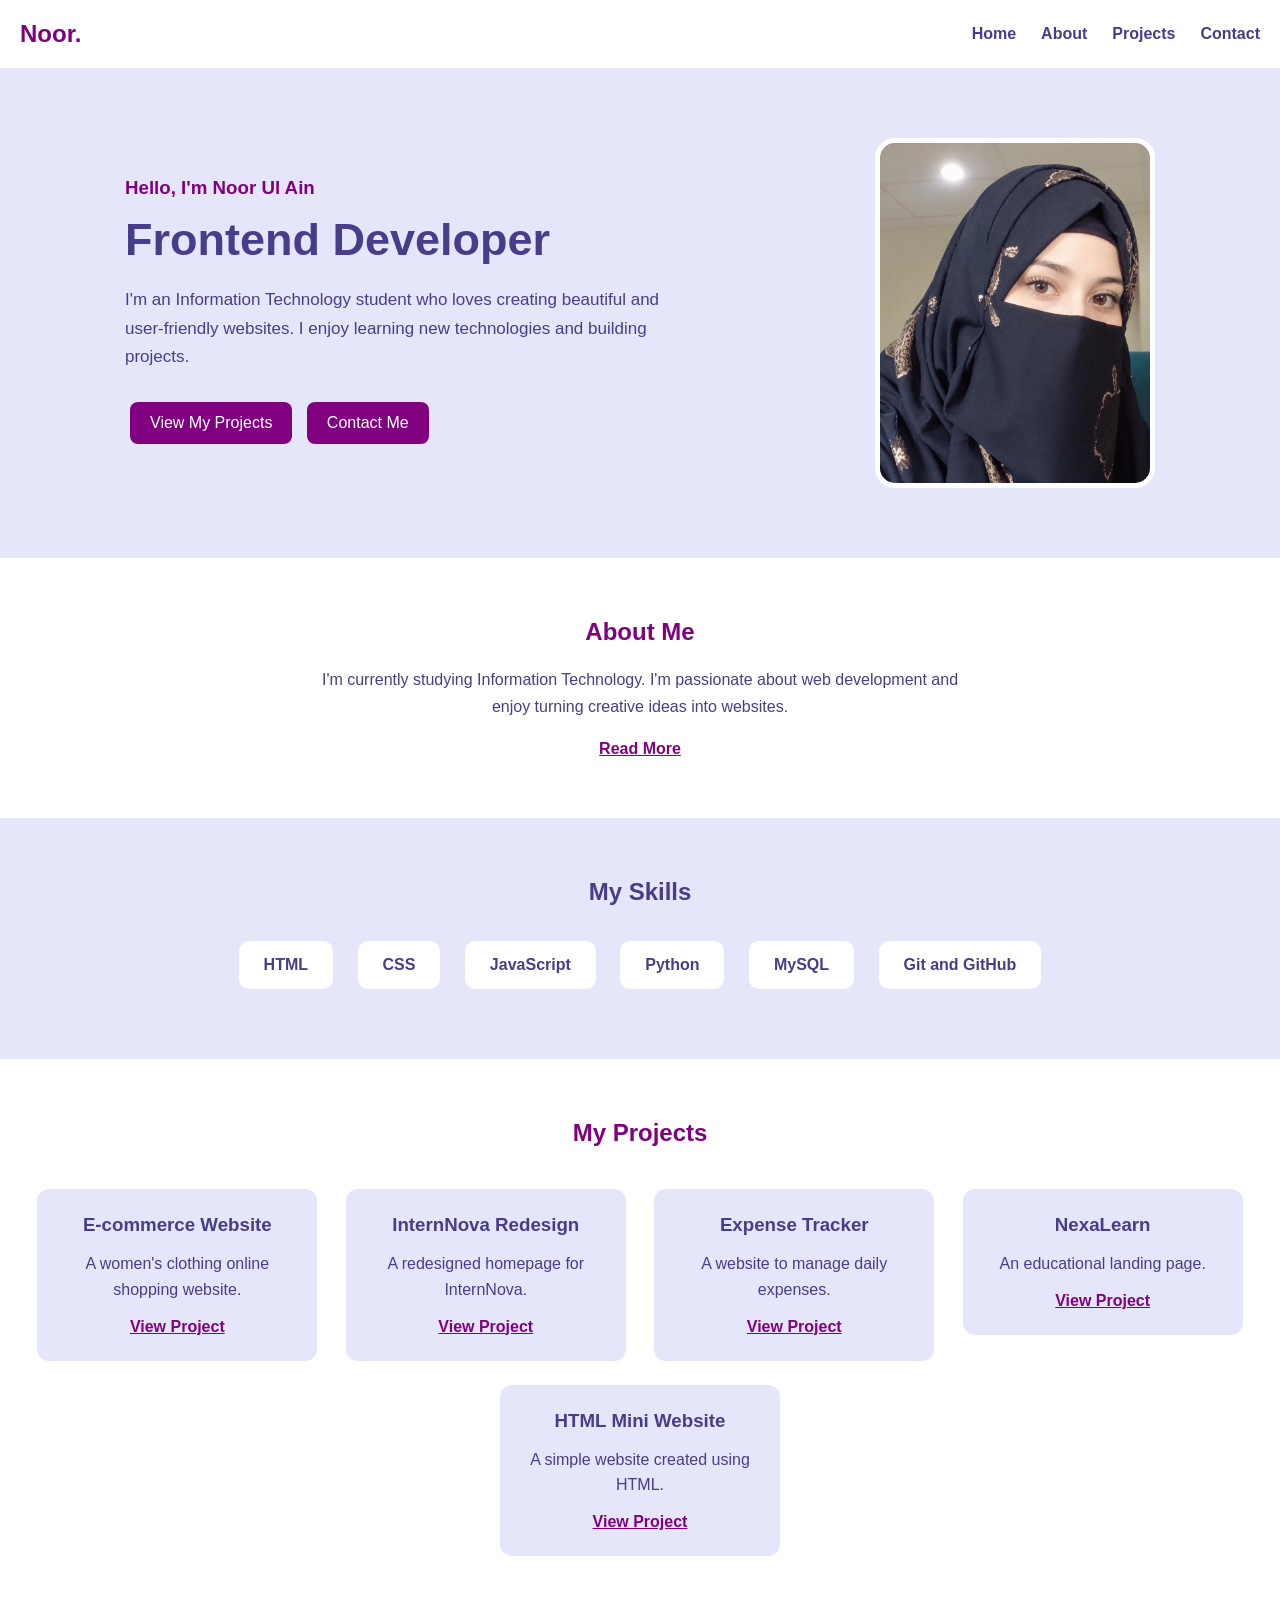
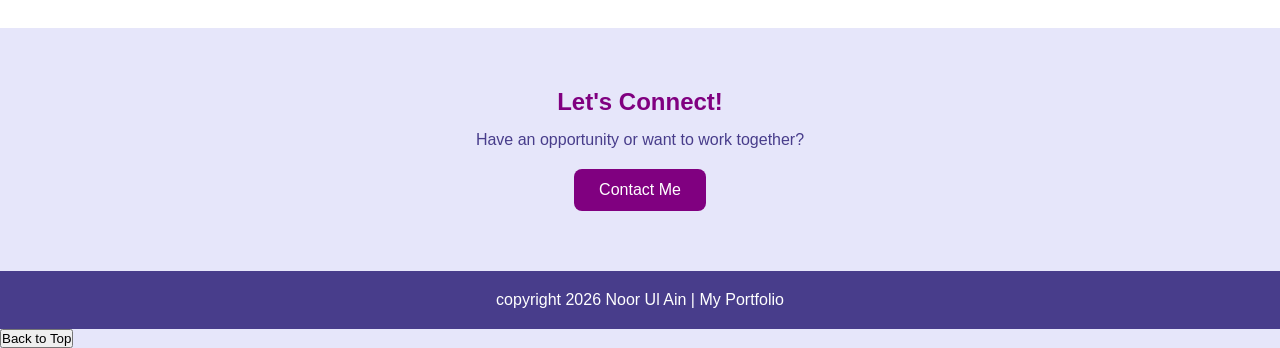
<file: index.html>
<!DOCTYPE html>
<html lang="en">
<head>
    <meta charset="UTF-8">
    <meta name="viewport" content="width=device-width, initial-scale=1.0">
    <title>Noor Ul Ain | Portfolio</title>
    <link rel="stylesheet" href="style.css">
</head>
<body>
    <header>
        <nav>
            <h2>Noor.</h2>
            <ul>
                <li><a href="index.html">Home</a></li>
                <li><a href="about.html">About</a></li>
                <li><a href="projects.html">Projects</a></li>
                <li><a href="contact.html">Contact</a></li>
            </ul>
        </nav>
    </header>
    <section class="home">
        <div>
            <h3>Hello, I'm Noor Ul Ain</h3>
            <h1>Frontend Developer</h1>
            <p>
                I'm an Information Technology student who loves
                creating beautiful and user-friendly websites.
                I enjoy learning new technologies and building projects.
            </p>
            <a href="projects.html">View My Projects</a>
            <a href="contact.html">Contact Me</a>
        </div>
        <img src="image1.jpeg" alt="Noor Ul Ain">
    </section>
    <section class="about">
        <h2>About Me</h2>
        <p>
            I'm currently studying Information Technology.
            I'm passionate about web development and enjoy
            turning creative ideas into websites.
        </p>
        <a href="about.html">Read More</a>
    </section>
    <section class="skills">
        <h2>My Skills</h2>

        <p>HTML</p>
        <p>CSS</p>
        <p>JavaScript</p>
        <p>Python</p>
        <p>MySQL</p>
        <p>Git and GitHub</p>
    </section>
    <section class="projects">
        <h2>My Projects</h2>
        <div>
            <h3>E-commerce Website</h3>
        <p>A women's clothing online shopping website.</p>
        <a href="projects/ecommerce.html">View Project</a>
        </div>
        <div>
            <h3>InternNova Redesign</h3>
            <p>A redesigned homepage for InternNova.</p>
            <a href="projects/internnova.html">View Project</a>
        </div>
        <div>
            <h3>Expense Tracker</h3>
            <p>A website to manage daily expenses.</p>
            <a href="projects/expense-tracker.html">View Project</a>
        </div>
        <div>
            <h3>NexaLearn</h3>
            <p>An educational landing page.</p>
            <a href="projects/nexalearn.html">View Project</a>
        </div>

        <div>
            <h3>HTML Mini Website</h3>
            <p>A simple website created using HTML.</p>
            <a href="projects/mini-website.html">View Project</a>
        </div>
    </section>
    <section class="contact">
    <h2>Let's Connect!</h2>
        <p>Have an opportunity or want to work together?</p>
        <a href="contact.html">Contact Me</a>
    </section>
    <footer>
        <p>copyright 2026 Noor Ul Ain | My Portfolio</p>
    </footer>
    <script src="script.js"></script>
</body>
</html>
</file>
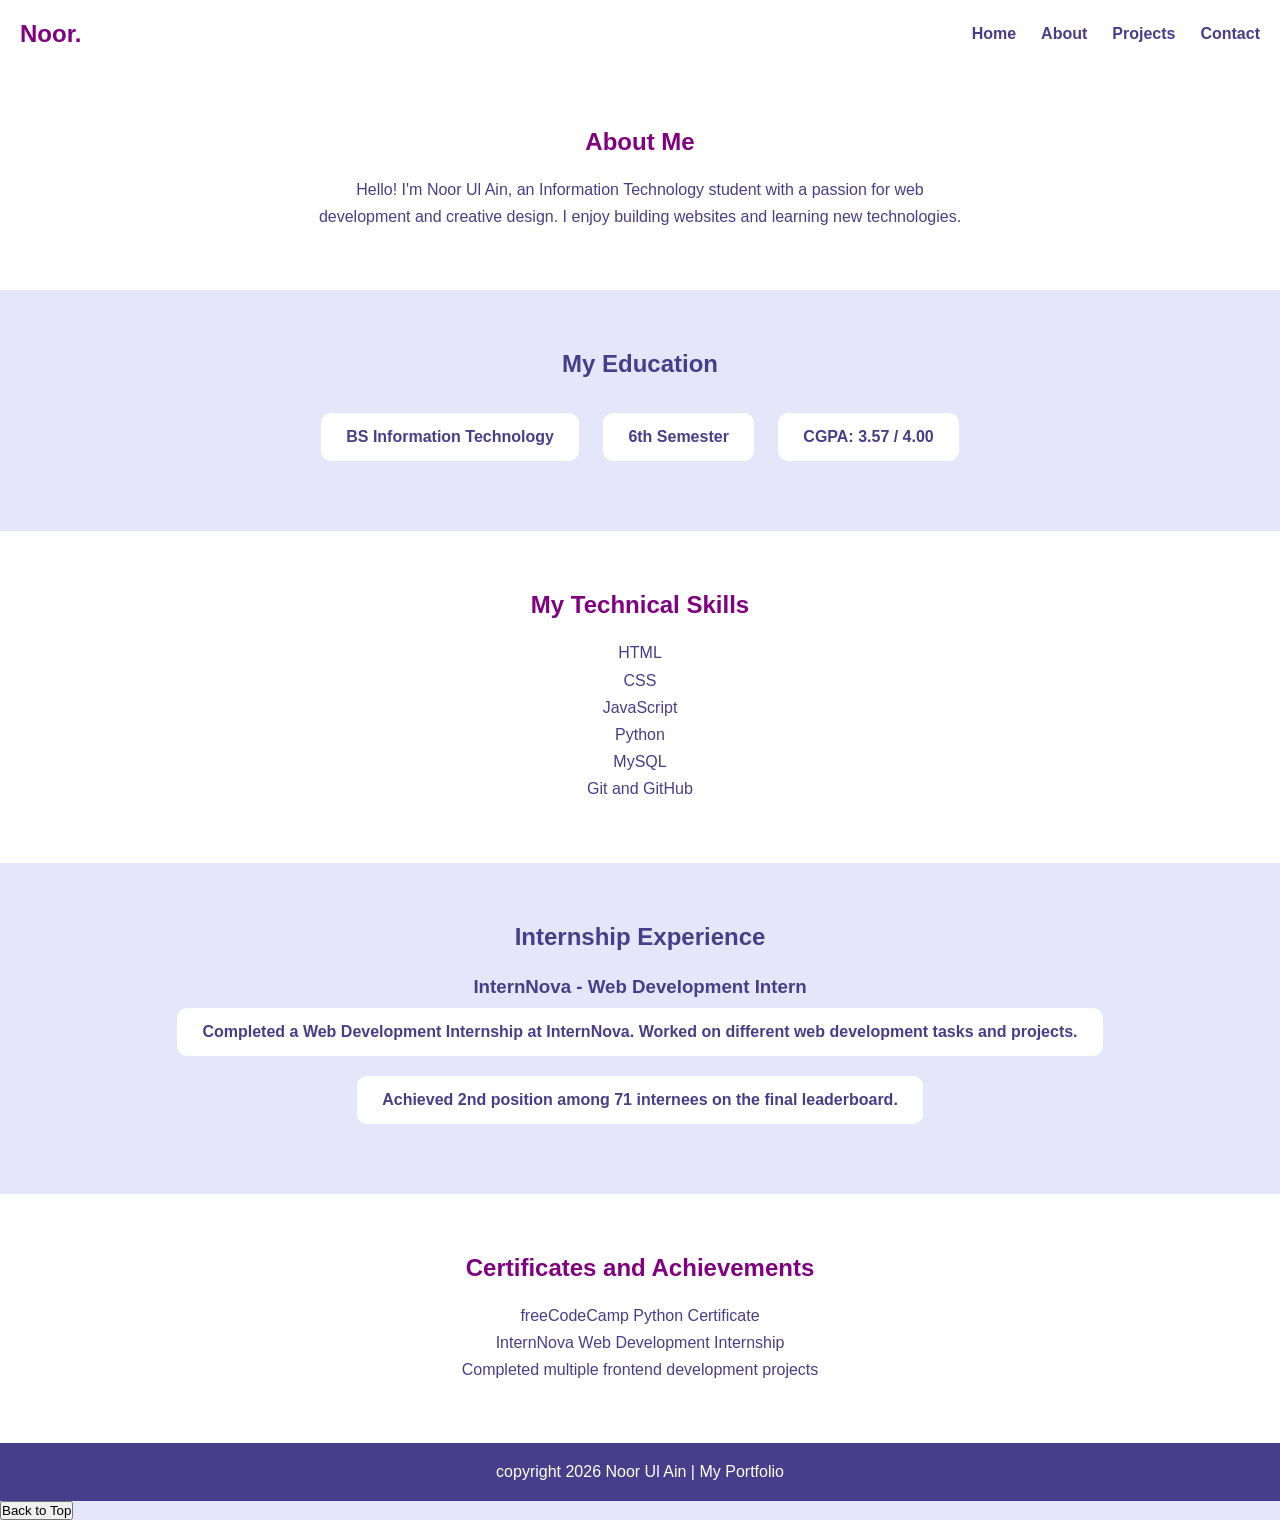
<file: about.html>
<!DOCTYPE html>
<html lang="en">
<head>
    <meta charset="UTF-8">
    <meta name="viewport" content="width=device-width, initial-scale=1.0">
    <title>About Me | Noor Ul Ain</title>
    <link rel="stylesheet" href="style.css">
</head>
<body>
    <header>
        <nav>
            <h2>Noor.</h2>
            <ul>
                <li><a href="index.html">Home</a></li>
                <li><a href="about.html">About</a></li>
                <li><a href="projects.html">Projects</a></li>
                <li><a href="contact.html">Contact</a></li>
            </ul>
        </nav>
    </header>
    <section class="about">
        <h2>About Me</h2>
        <p>
            Hello! I'm Noor Ul Ain, an Information Technology student
            with a passion for web development and creative design.
            I enjoy building websites and learning new technologies.
        </p>
    </section>
    <section class="skills">
        <h2>My Education</h2>

        <p>BS Information Technology</p>
        <p>6th Semester</p>
        <p>CGPA: 3.57 / 4.00</p>
    </section>
    <section class="about">
        <h2>My Technical Skills</h2>
        <p>HTML</p>
        <p>CSS</p>
        <p>JavaScript</p>
        <p>Python</p>
        <p>MySQL</p>
        <p>Git and GitHub</p>
    </section>
    <section class="skills">
        <h2>Internship Experience</h2>
        <h3>InternNova - Web Development Intern</h3>
        <p>
            Completed a Web Development Internship at InternNova.
            Worked on different web development tasks and projects.
        </p>
        <p>
            Achieved 2nd position among 71 internees on the final leaderboard.
        </p>
    </section>
    <section class="about">
        <h2>Certificates and Achievements</h2>
        <p>freeCodeCamp Python Certificate</p>
        <p>InternNova Web Development Internship</p>
        <p>Completed multiple frontend development projects</p>
    </section>
    <footer>
        <p>copyright 2026 Noor Ul Ain | My Portfolio</p>
    </footer>

    <script src="script.js"></script>

</body>
</html>
</file>
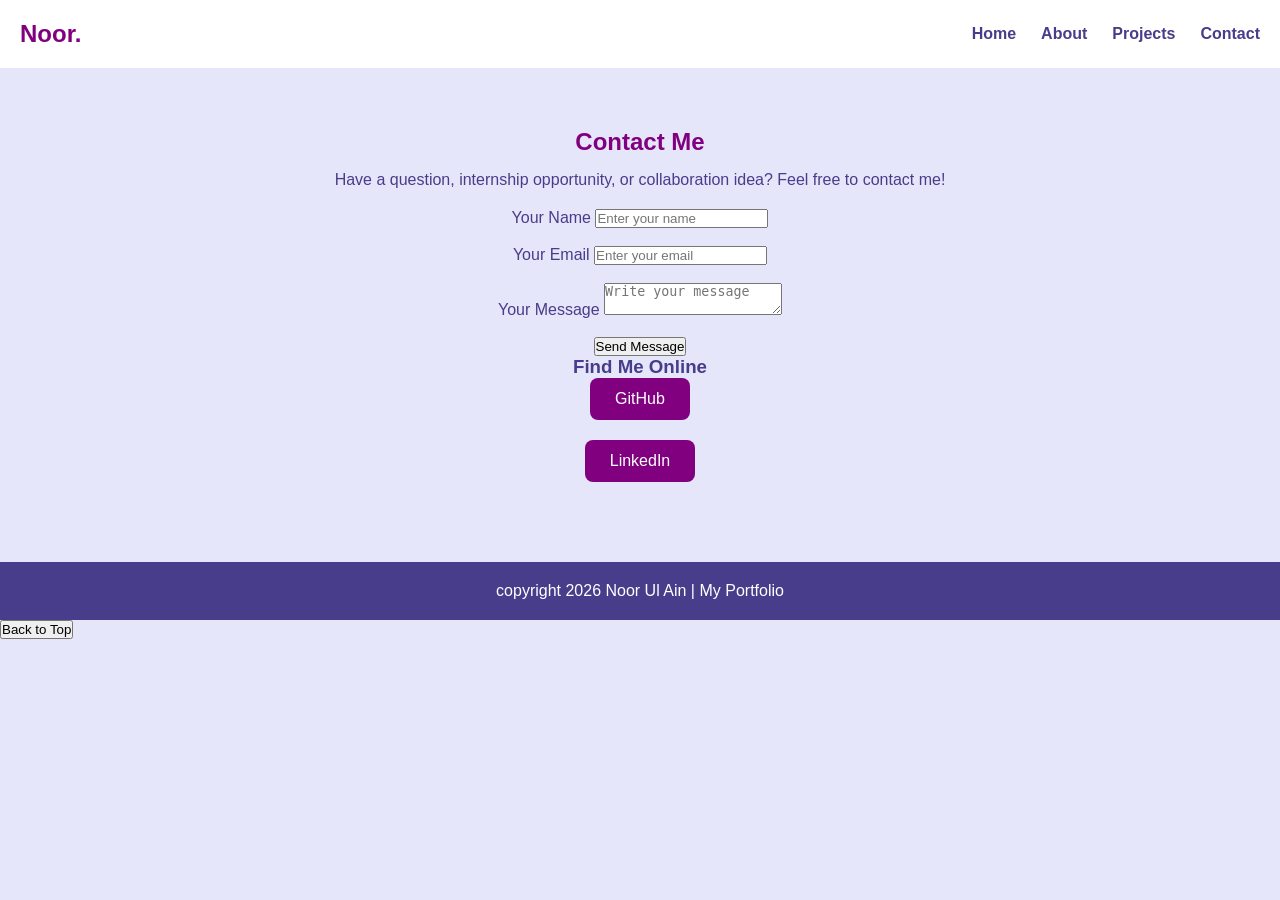
<file: contact.html>
<!DOCTYPE html>
<html lang="en">
<head>
    <meta charset="UTF-8">
    <meta name="viewport" content="width=device-width, initial-scale=1.0">
    <title>Contact Me | Noor Ul Ain</title>
    <link rel="stylesheet" href="style.css">
</head>
<body>

    <header>
        <nav>
            <h2>Noor.</h2>
            <ul>
                <li><a href="index.html">Home</a></li>
                <li><a href="about.html">About</a></li>
                <li><a href="projects.html">Projects</a></li>
                <li><a href="contact.html">Contact</a></li>
            </ul>
        </nav>
    </header>
    <section class="contact">
        <h2>Contact Me</h2>
        <p>
            Have a question, internship opportunity, or collaboration idea?
            Feel free to contact me!
        </p>
        <form id="contactForm">
            <label for="name">Your Name</label>
            <input type="text" id="name" placeholder="Enter your name" required>
            <br><br>
            <label for="email">Your Email</label>
            <input type="email" id="email" placeholder="Enter your email" required>
            <br><br>
            <label for="message">Your Message</label>
            <textarea id="message" placeholder="Write your message" required></textarea>
            <br><br>
            <button type="submit">Send Message</button>
        </form>
        <h3>Find Me Online</h3>
        <p>
            <a href="https://github.com/usernoorulain66" target="_blank" rel="noopener noreferrer">GitHub</a>
        </p>
        <p>
            <a href="https://www.linkedin.com/in/noorulain-webeng/" target="_blank" rel="noopener noreferrer">LinkedIn</a>
        </p>
    </section>
    <footer>
        <p>copyright 2026 Noor Ul Ain | My Portfolio</p>
    </footer>
    <script src="script.js"></script>
</body>
</html>
</file>
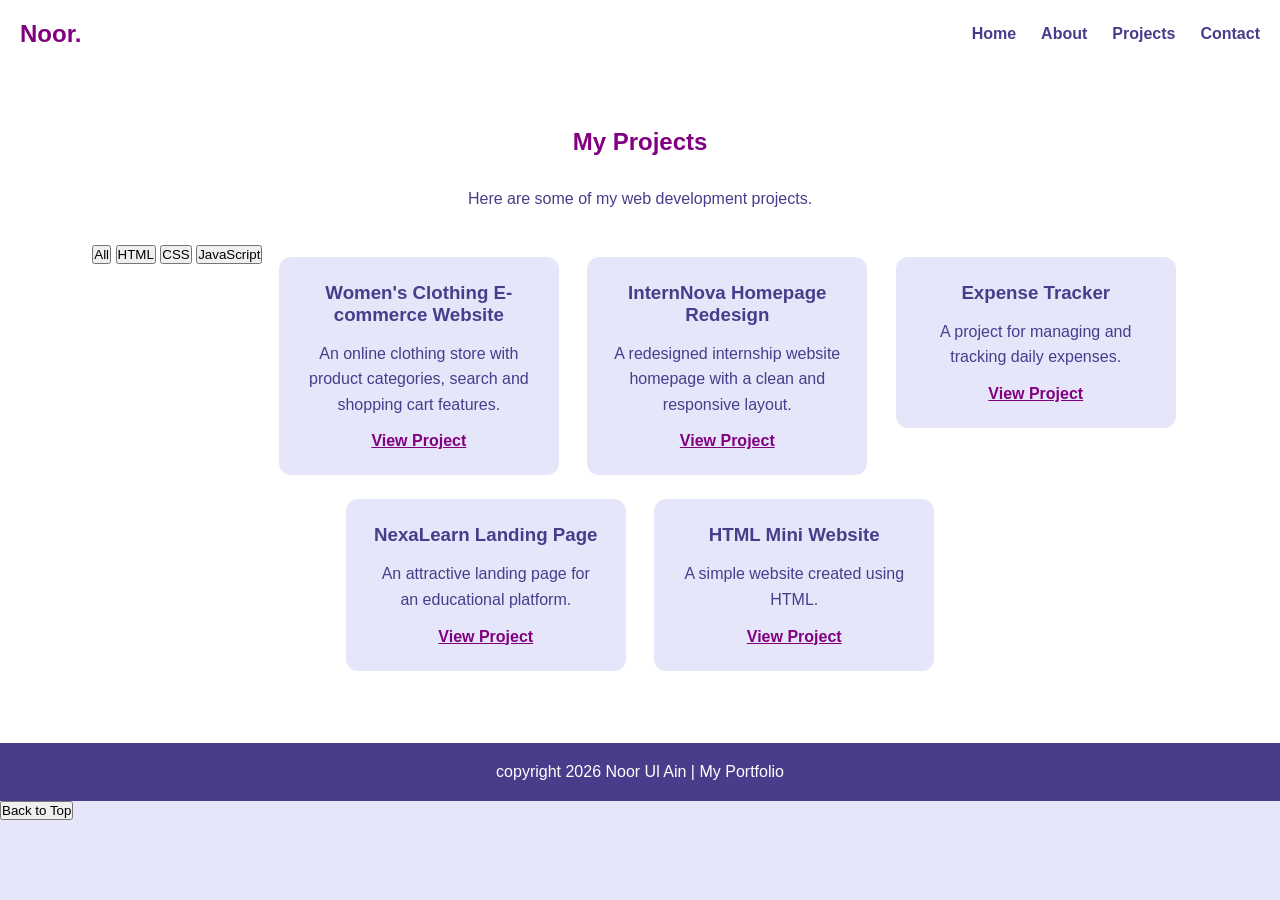
<file: projects.html>
<!DOCTYPE html>
<html lang="en">
<head>
    <meta charset="UTF-8">
    <meta name="viewport" content="width=device-width, initial-scale=1.0">
    <title>My Projects | Noor Ul Ain</title>
    <link rel="stylesheet" href="style.css">
</head>
<body>
    <header>
        <nav>
            <h2>Noor.</h2>
            <ul>
                <li><a href="index.html">Home</a></li>
                <li><a href="about.html">About</a></li>
                <li><a href="projects.html">Projects</a></li>
                <li><a href="contact.html">Contact</a></li>
            </ul>
        </nav>
    </header>
    <section class="projects">
        <h2>My Projects</h2>
        <p>Here are some of my web development projects.</p>
        <br>
        <button class="filter-button" data-filter="all">All</button>
        <button class="filter-button" data-filter="html">HTML</button>
        <button class="filter-button" data-filter="css">CSS</button>
        <button class="filter-button" data-filter="javascript">JavaScript</button>
        <div class="project-item" data-category="javascript">
            <h3>Women's Clothing E-commerce Website</h3>
            <p>An online clothing store with product categories, search and shopping cart features.</p>
            <a href="projects/ecommerce.html">View Project</a>
        </div>
        <div class="project-item" data-category="javascript">
            <h3>InternNova Homepage Redesign</h3>
            <p>A redesigned internship website homepage with a clean and responsive layout.</p>
            <a href="projects/internnova.html">View Project</a>
        </div>
        <div class="project-item" data-category="javascript">
            <h3>Expense Tracker</h3>
            <p>A project for managing and tracking daily expenses.</p>
            <a href="projects/expensetracker.html">View Project</a>
        </div>
        <div class="project-item" data-category="css">
            <h3>NexaLearn Landing Page</h3>
            <p>An attractive landing page for an educational platform.</p>
            <a href="projects/nexalearn.html">View Project</a>
        </div>
        <div class="project-item" data-category="html">
            <h3>HTML Mini Website</h3>
            <p>A simple website created using HTML.</p>
            <a href="projects/mini_website.html">View Project</a>
        </div>
    </section>
    <footer>
        <p>copyright 2026 Noor Ul Ain | My Portfolio</p>
    </footer>
    <script src="script.js"></script>
</body>
</html>
</file>
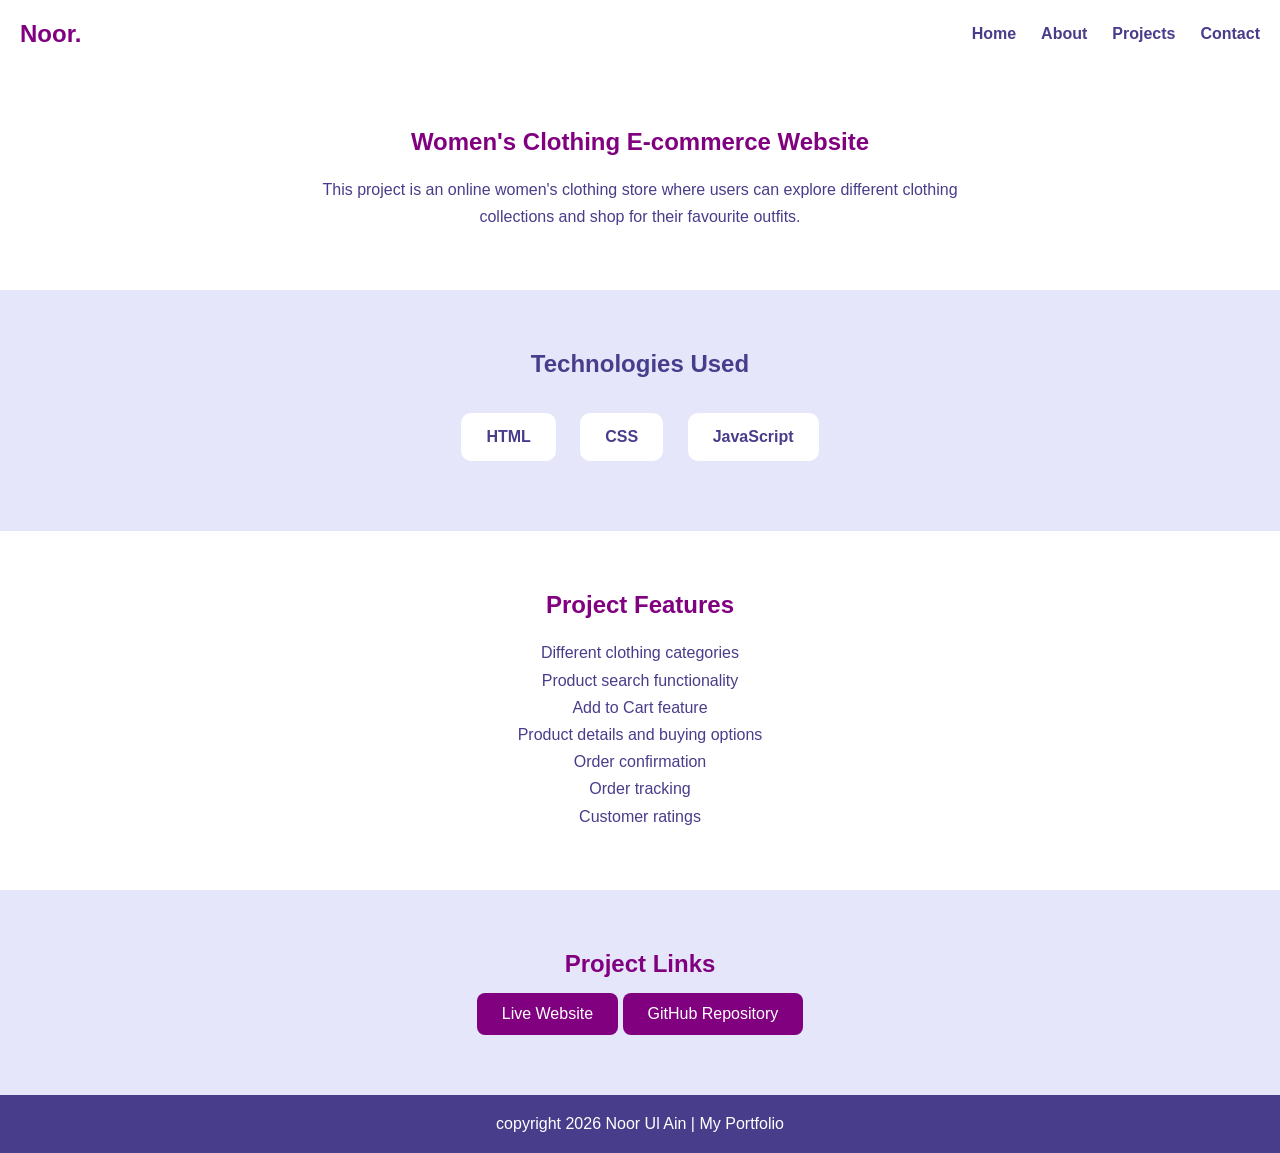
<file: Projects/ecommerce.html>
<!DOCTYPE html>
<html lang="en">
<head>
    <meta charset="UTF-8">
    <meta name="viewport" content="width=device-width, initial-scale=1.0">
    <title>E-commerce Project | Noor Ul Ain</title>
    <link rel="stylesheet" href="../style.css">
</head>
<body>

    <header>
        <nav>
            <h2>Noor.</h2>

            <ul>
                <li><a href="../index.html">Home</a></li>
                <li><a href="../about.html">About</a></li>
                <li><a href="../projects.html">Projects</a></li>
                <li><a href="../contact.html">Contact</a></li>
            </ul>
        </nav>
    </header>

    <section class="about">
        <h2>Women's Clothing E-commerce Website</h2>

        <p>
            This project is an online women's clothing store
            where users can explore different clothing collections
            and shop for their favourite outfits.
        </p>
    </section>

    <section class="skills">
        <h2>Technologies Used</h2>

        <p>HTML</p>
        <p>CSS</p>
        <p>JavaScript</p>
    </section>

    <section class="about">
        <h2>Project Features</h2>

        <p>Different clothing categories</p>
        <p>Product search functionality</p>
        <p>Add to Cart feature</p>
        <p>Product details and buying options</p>
        <p>Order confirmation</p>
        <p>Order tracking</p>
        <p>Customer ratings</p>
         </section>
       <section class="contact">
           <h2>Project Links</h2>
    <a href="https://usernoorulain66.github.io/NOURELLE/" target="_blank">
        Live Website
    </a>
    <a href="https://github.com/usernoorulain66/NOURELLE/" target="_blank">
        GitHub Repository
    </a>
    </a>
</section>
    <footer>
        <p>copyright 2026 Noor Ul Ain | My Portfolio</p>
    </footer>
</body>
</html>
</file>
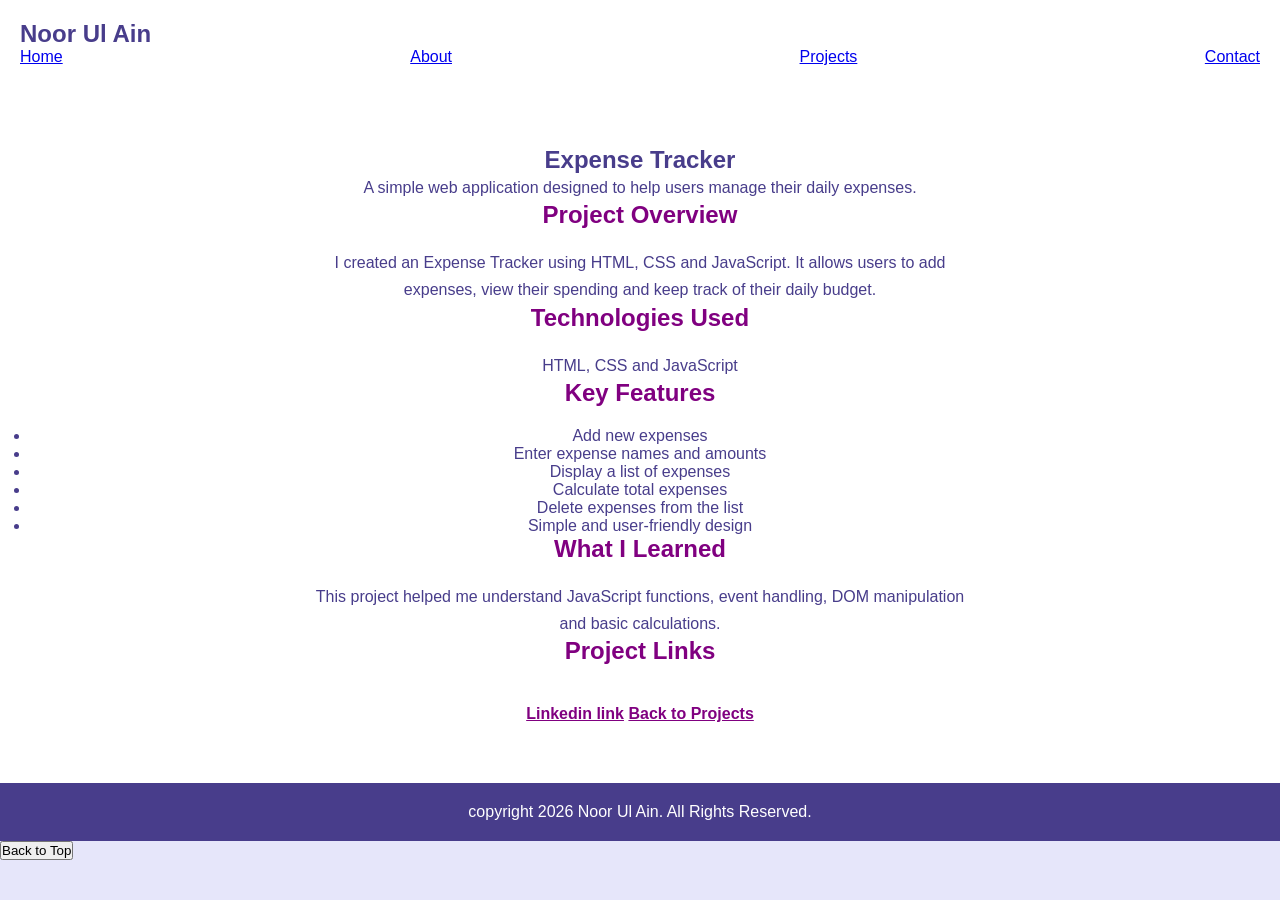
<file: Projects/expensetracker.html>
<!DOCTYPE html>
<html lang="en">
<head>
    <meta charset="UTF-8">
    <meta name="viewport" content="width=device-width, initial-scale=1.0">
    <title>Expense Tracker | Noor Ul Ain</title>
    <link rel="stylesheet" href="../style.css">
</head>
<body>
<header>
    <h2>Noor Ul Ain</h2>
    <nav>
        <a href="../index.html">Home</a>
        <a href="../about.html">About</a>
        <a href="../projects.html">Projects</a>
        <a href="../contact.html">Contact</a>
    </nav>
</header>
<section class="about">
    <h1>Expense Tracker</h1>
    <p>A simple web application designed to help users manage their daily expenses.</p>
    <h2>Project Overview</h2>
    <p>
        I created an Expense Tracker using HTML, CSS and JavaScript.
        It allows users to add expenses, view their spending and keep
        track of their daily budget.
    </p>
    <h2>Technologies Used</h2>
    <p>HTML, CSS and JavaScript</p>
    <h2>Key Features</h2>
    <ul>
        <li>Add new expenses</li>
        <li>Enter expense names and amounts</li>
        <li>Display a list of expenses</li>
        <li>Calculate total expenses</li>
        <li>Delete expenses from the list</li>
        <li>Simple and user-friendly design</li>
    </ul>
    <h2>What I Learned</h2>
    <p>
        This project helped me understand JavaScript functions,
        event handling, DOM manipulation and basic calculations.
    </p>
    <h2>Project Links</h2>
    <a href="https://lnkd.in/p/dr2UtRXN" target="_blank">
        Linkedin link
    </a>
    <a href="../projects.html">Back to Projects</a>
</section>
<footer>
    <p>copyright 2026 Noor Ul Ain. All Rights Reserved.</p>
</footer>
<script src="../script.js"></script>
</body>
</html>
</file>
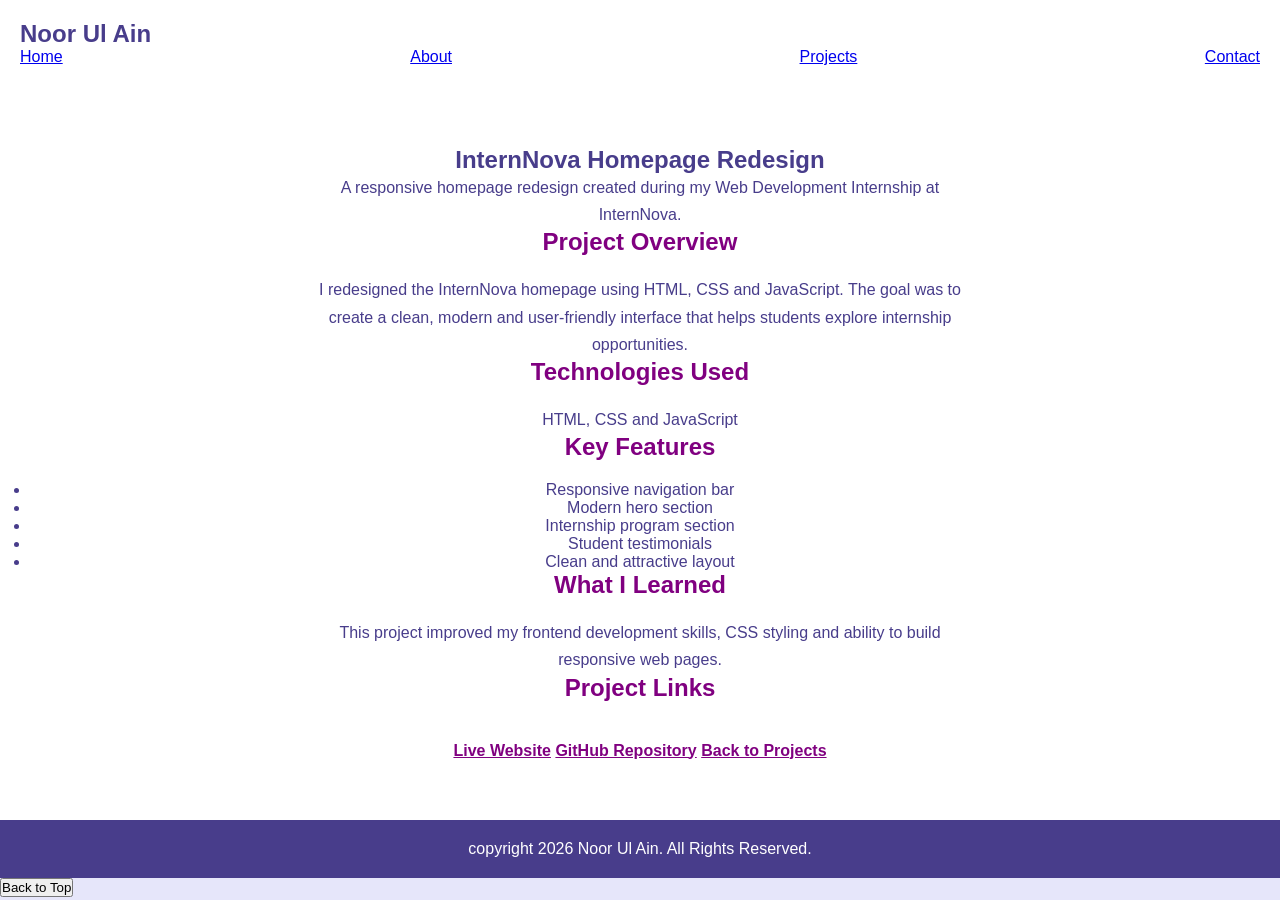
<file: Projects/internNova.html>
<!DOCTYPE html>
<html lang="en">
<head>
    <meta charset="UTF-8">
    <meta name="viewport" content="width=device-width, initial-scale=1.0">
    <title>InternNova Redesign | Noor Ul Ain</title>
    <link rel="stylesheet" href="../style.css">
</head>
<body>
<header>
    <h2>Noor Ul Ain</h2>
    <nav>
        <a href="../index.html">Home</a>
        <a href="../about.html">About</a>
        <a href="../projects.html">Projects</a>
        <a href="../contact.html">Contact</a>
    </nav>
</header>
<section class="about">
    <h1>InternNova Homepage Redesign</h1>
    <p>A responsive homepage redesign created during my Web Development Internship at InternNova.</p>
    <h2>Project Overview</h2>
    <p>
        I redesigned the InternNova homepage using HTML, CSS and JavaScript.
        The goal was to create a clean, modern and user-friendly interface
        that helps students explore internship opportunities.
    </p>
    <h2>Technologies Used</h2>
    <p>HTML, CSS and JavaScript</p>

    <h2>Key Features</h2>
    <ul>
        <li>Responsive navigation bar</li>
        <li>Modern hero section</li>
        <li>Internship program section</li>
        <li>Student testimonials</li>
        <li>Clean and attractive layout</li>
    </ul>
    <h2>What I Learned</h2>
    <p>
        This project improved my frontend development skills,
        CSS styling and ability to build responsive web pages.
    </p>
    <h2>Project Links</h2>
    <a href="https://usernoorulain66.github.io/InternNova_homepage/" target="_blank">
        Live Website
    </a>
    <a href="https://github.com/usernoorulain66/InternNova_homepage/" target="_blank">
        GitHub Repository
    </a>
    <a href="../projects.html">Back to Projects</a>
</section>
<footer>
    <p>copyright 2026 Noor Ul Ain. All Rights Reserved.</p>
</footer>
<script src="../script.js"></script>
</body>
</html>
</file>
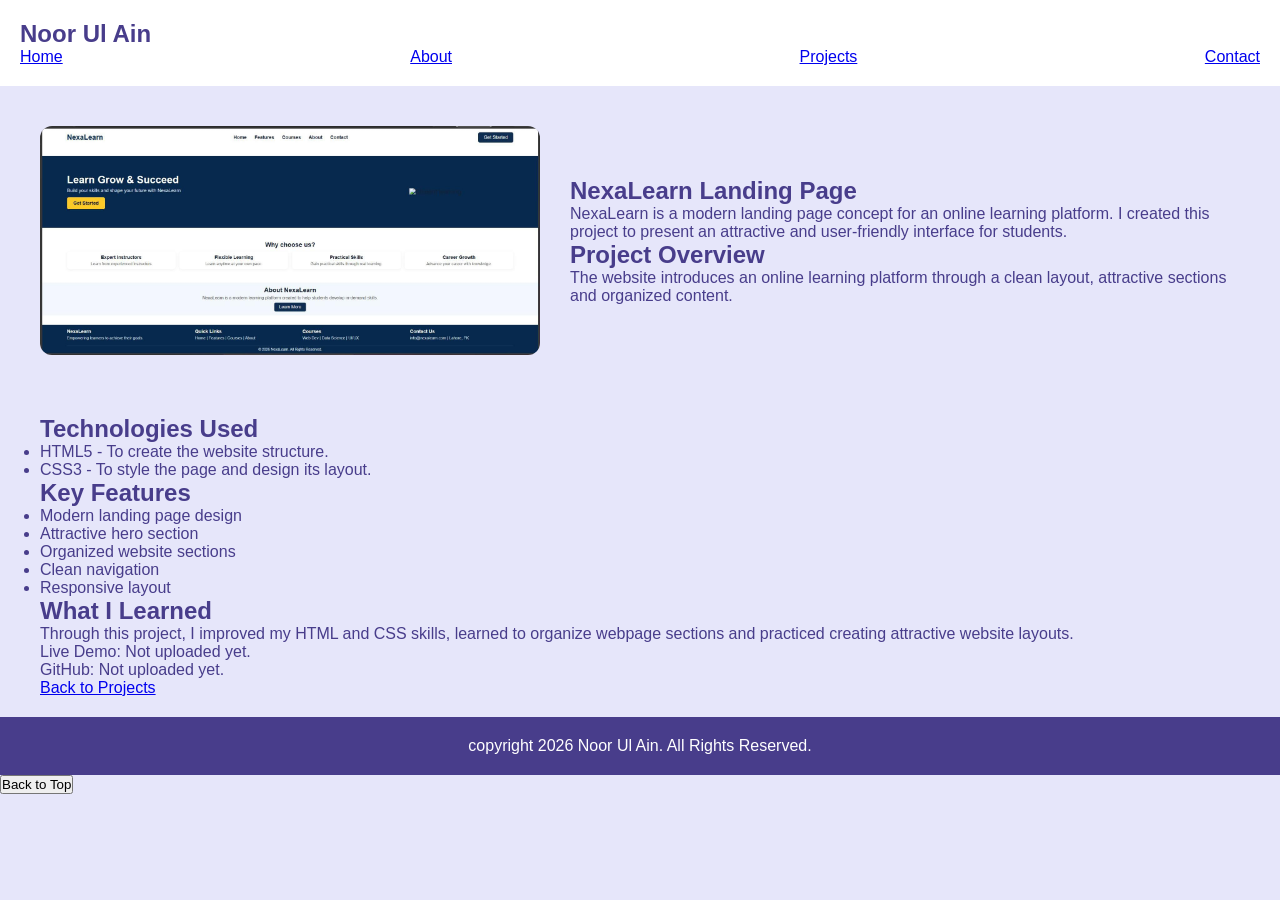
<file: Projects/nexalearn.html>
<!DOCTYPE html>
<html lang="en">
<head>
    <meta charset="UTF-8">
    <meta name="viewport" content="width=device-width, initial-scale=1.0">
    <title>NexaLearn | Noor Ul Ain</title>
    <link rel="stylesheet" href="../style.css">
    <style>
        .project-showcase {
            display: flex;
            align-items: center;
            gap: 30px;
            padding: 40px;
            flex-wrap: wrap;
        }
        .project-showcase img {
            width: 100%;
            max-width: 500px;
            border-radius: 12px;
        }
        .project-description {
            flex: 1;
            min-width: 250px;
        }
        .project-details {
            padding: 20px 40px;
        }
        @media (max-width: 700px) {
            .project-showcase {
                padding: 20px;
            }

            .project-details {
                padding: 20px;
            }
        }
    </style>
</head>
<body>
<header>
    <h2>Noor Ul Ain</h2>
    <nav>
        <a href="../index.html">Home</a>
        <a href="../about.html">About</a>
        <a href="../projects.html">Projects</a>
        <a href="../contact.html">Contact</a>
    </nav>
</header>
<section class="project-showcase">
    <img src="../image2.jpeg" alt="NexaLearn landing page ">
    <div class="project-description">
        <h1>NexaLearn Landing Page</h1>
        <p>
            NexaLearn is a modern landing page concept for an online
            learning platform. I created this project to present an
            attractive and user-friendly interface for students.
        </p>
        <h2>Project Overview</h2>
        <p>
            The website introduces an online learning platform
            through a clean layout, attractive sections and
            organized content.
        </p>
    </div>
</section>
<section class="project-details">
    <h2>Technologies Used</h2>
    <ul>
        <li>HTML5 - To create the website structure.</li>
        <li>CSS3 - To style the page and design its layout.</li>
    </ul>
    <h2>Key Features</h2>
    <ul>
        <li>Modern landing page design</li>
        <li>Attractive hero section</li>
        <li>Organized website sections</li>
        <li>Clean navigation</li>
        <li>Responsive layout</li>
    </ul>
    <h2>What I Learned</h2>
    <p>
        Through this project, I improved my HTML and CSS skills,
        learned to organize webpage sections and practiced
        creating attractive website layouts.
    </p>
    <p>Live Demo: Not uploaded yet.</p>
    <p>GitHub: Not uploaded yet.</p>
    <a href="../projects.html">Back to Projects</a>
</section>
<footer>
<p>copyright 2026 Noor Ul Ain. All Rights Reserved.</p>
</footer>
<script src="../script.js"></script>
</body>
</html>
</file>
<file: style.css>
* {
    margin: 0;
    padding: 0;
    box-sizing: border-box;
}
body {
    font-family: Arial, sans-serif;
    background-color: lavender;
    color: darkslateblue;
}
header {
    background-color: white;
    padding: 20px;
}
nav {
    display: flex;
    justify-content: space-between;
    align-items: center;
}
nav h2 {
    color: purple;
}
nav ul {
    display: flex;
    list-style: none;
}
nav ul li {
    margin-left: 25px;
}
nav ul li a {
    text-decoration: none;
    color: darkslateblue;
    font-weight: bold;
}
nav ul li a:hover {
    color: purple;
}
.home {
    display: flex;
    align-items: center;
    justify-content: space-around;
    padding: 70px 40px;
    gap: 30px;
}
.home div {
    max-width: 550px;
}
.home h3 {
    color: purple;
    margin-bottom: 15px;
}
.home h1 {
    font-size: 45px;
    margin-bottom: 20px;
}
.home p {
    font-size: 17px;
    line-height: 1.7;
    margin-bottom: 25px;
}
.home a {
    display: inline-block;
    background-color: purple;
    color: white;
    padding: 12px 20px;
    margin: 5px;
    text-decoration: none;
    border-radius: 8px;
}
.home a:hover {
    background-color: darkslateblue;
}
.home img {
    width: 280px;
    height: 350px;
    object-fit: cover;
    border-radius: 20px;
    border: 5px solid white;
}
.about {
    background-color: white;
    text-align: center;
    padding: 60px 30px;
}
.about h2 {
    color: purple;
    margin-bottom: 20px;
}
.about p {
    max-width: 650px;
    margin: auto;
    line-height: 1.7;
}
.about a {
    display: inline-block;
    margin-top: 20px;
    color: purple;
    font-weight: bold;
}
.skills {
    text-align: center;
    padding: 60px 20px;
}
.skills h2 {
    margin-bottom: 25px;
}
.skills p {
    display: inline-block;
    background-color: white;
    padding: 15px 25px;
    margin: 10px;
    border-radius: 10px;
    font-weight: bold;
}
.projects {
    background-color: white;
    text-align: center;
    padding: 60px 20px;
}

.projects h2 {
    color: purple;
    margin-bottom: 30px;
}

.projects div {
    display: inline-block;
    background-color: lavender;
    width: 280px;
    padding: 25px;
    margin: 12px;
    border-radius: 12px;
    vertical-align: top;
}

.projects h3 {
    margin-bottom: 15px;
}

.projects p {
    line-height: 1.6;
    margin-bottom: 15px;
}

.projects a {
    color: purple;
    font-weight: bold;
}
.contact {
    text-align: center;
    padding: 60px 20px;
}
.contact h2 {
    color: purple;
    margin-bottom: 15px;
}
.contact p {
    margin-bottom: 20px;
}
.contact a {
    display: inline-block;
    background-color: purple;
    color: white;
    padding: 12px 25px;
    text-decoration: none;
    border-radius: 8px;
}
footer {
    background-color: darkslateblue;
    color: white;
    text-align: center;
    padding: 20px;
}
@media screen and (max-width: 768px) {
    nav {
        flex-direction: column;
    }
    nav ul {
        flex-wrap: wrap;
        justify-content: center;
        margin-top: 15px;
    }
    nav ul li {
        margin: 10px;
    }
    .home {
        flex-direction: column;
        text-align: center;
        padding: 40px 20px;
    }
    .home h1 {
        font-size: 32px;
    }
    .home img {
        width: 230px;
        height: 290px;
    }
    .projects div {
        width: 90%;
    }
}
</file>
